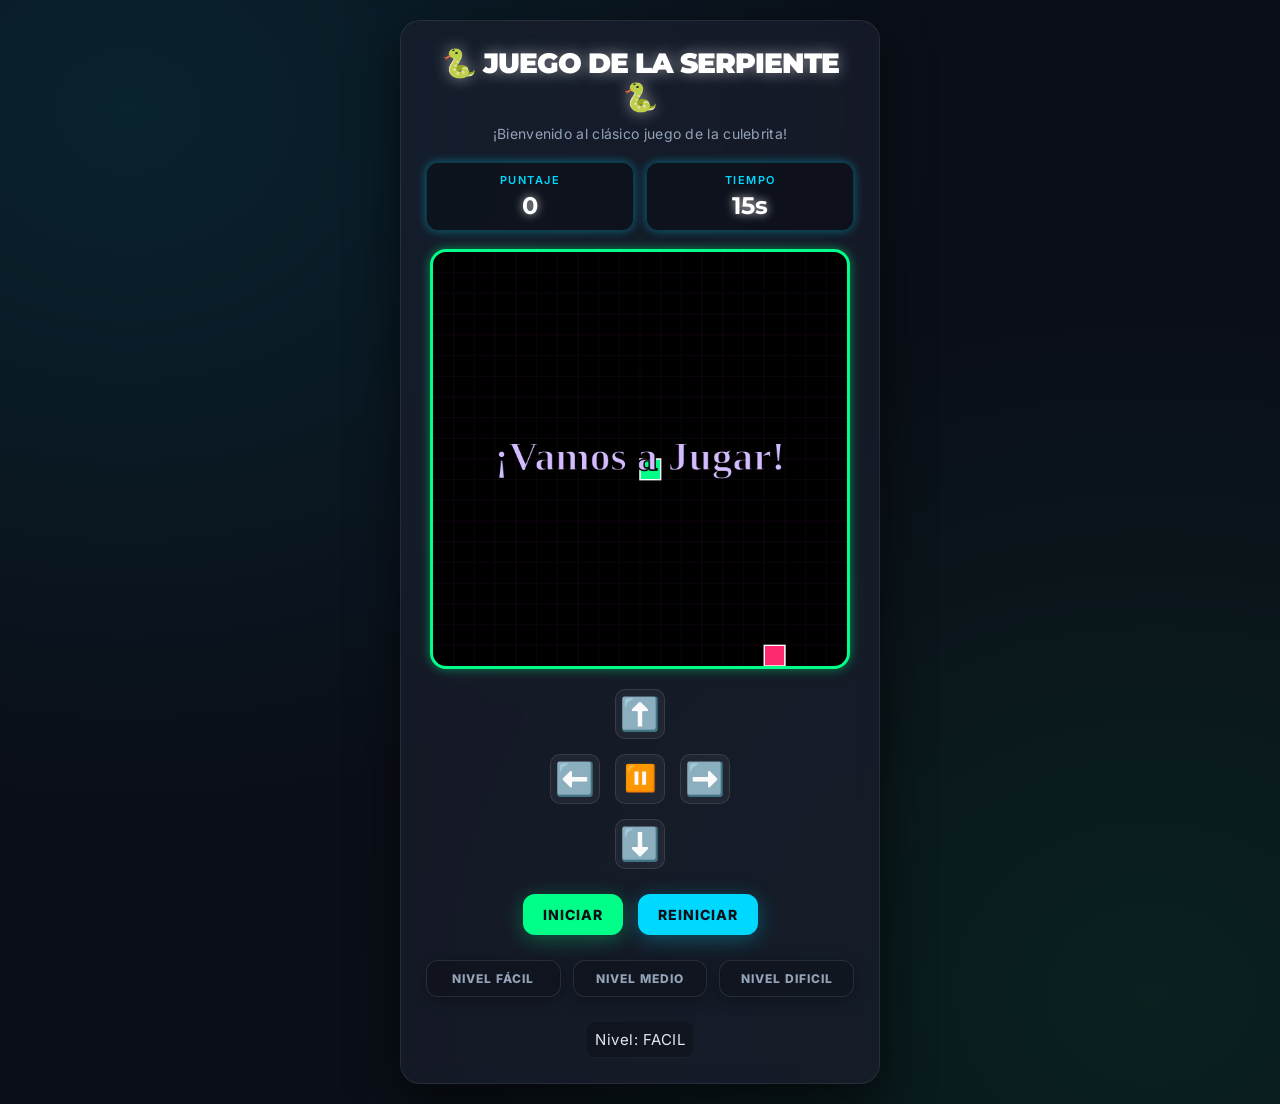
<file: index.html>
<!doctype html>
<html lang="es">
  <head>
    <meta charset="UTF-8" />
    <meta name="viewport" content="width=device-width, initial-scale=1.0" />
    <title>Juego de la Serpiente - Taller</title>
    <style>
      #loader {
        position: fixed;
        top: 0;
        left: 0;
        width: 100%;
        height: 100%;
        background: #222;
        color: white;
        display: flex;
        justify-content: center;
        align-items: center;
        font-size: 24px;
        z-index: 9999;
      }
      .contenedor-juego {
        display: none;
      }
    </style>
    <link rel="stylesheet" href="serpiente.css" />
  </head>

  <body>
    <div id="loader">Cargando audios... 0%</div>

    <main class="contenedor-juego">
      <h1>🐍 Juego de la Serpiente 🐍</h1>
      <p class="descripcion">¡Bienvenido al clásico juego de la culebrita!</p>

      <section class="panel-info">
        <div class="tarjeta-info">
          <span>Puntaje</span>
          <strong id="puntaje">0</strong>
        </div>
        <div class="tarjeta-info">
          <span>Tiempo</span> <strong id="estado">0s</strong>
        </div>
      </section>

      <canvas id="canvasJuego" width="600" height="600"></canvas>

      <section class="controles">
        <button id="arriba" onclick="cambiarDireccion('arriba')">⬆️</button>
        <button id="izquierda" onclick="cambiarDireccion('izquierda')">
          ⬅️
        </button>
        <button id="pausa">⏸️</button>
        <button id="derecha" onclick="cambiarDireccion('derecha')">➡️</button>
        <button id="abajo" onclick="cambiarDireccion('abajo')">⬇️</button>
      </section>

      <section class="acciones">
        <button id="btnIniciar">Iniciar</button>
        <button id="btnReiniciar">Reiniciar</button>
      </section>

      <section class="grupo-niveles">
        <button id="nivelFacil">Nivel Fácil</button>
        <button id="nivelMedio">Nivel Medio</button>
        <button id="nivelDificil">Nivel Dificil</button>
      </section>

      <p id="mensaje" class="mensaje animacion-suave">
        ¡Presiona iniciar para comenzar!
      </p>
    </main>

    <script src="js/utils.js"></script>
    <script src="js/audios.js"></script>
    <script src="js/config.js"></script>
    <script src="js/gameLogic.js"></script>
    <script src="js/serpiente.js"></script>
  </body>
</html>
</file>
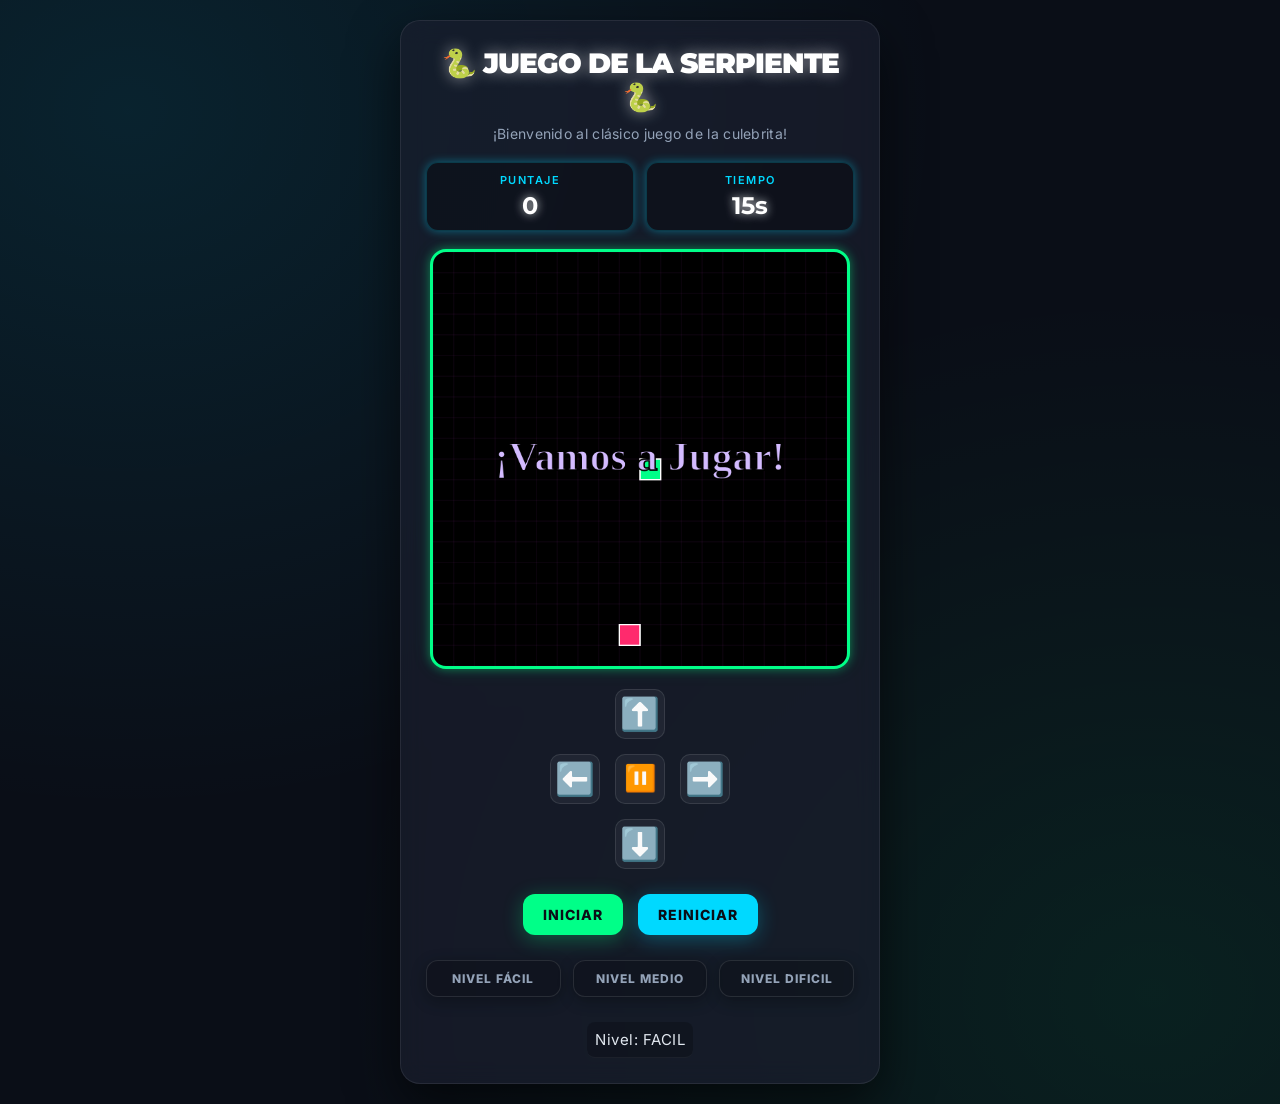
<file: serpiente.html>
<!doctype html>
<html lang="es">
  <head>
    <meta charset="UTF-8" />
    <meta name="viewport" content="width=device-width, initial-scale=1.0" />
    <title>Juego de la Serpiente - Taller</title>
    <style>
      #loader {
        position: fixed;
        top: 0;
        left: 0;
        width: 100%;
        height: 100%;
        background: #222;
        color: white;
        display: flex;
        justify-content: center;
        align-items: center;
        font-size: 24px;
        z-index: 9999;
      }
      .contenedor-juego {
        display: none;
      }
    </style>
    <link rel="stylesheet" href="serpiente.css" />
  </head>

  <body>
    <div id="loader">Cargando audios... 0%</div>

    <main class="contenedor-juego">
      <h1>🐍 Juego de la Serpiente 🐍</h1>
      <p class="descripcion">¡Bienvenido al clásico juego de la culebrita!</p>

      <section class="panel-info">
        <div class="tarjeta-info">
          <span>Puntaje</span>
          <strong id="puntaje">0</strong>
        </div>
        <div class="tarjeta-info">
          <span>Tiempo</span> <strong id="estado">0s</strong>
        </div>
      </section>

      <canvas id="canvasJuego" width="600" height="600"></canvas>

      <section class="controles">
        <button id="arriba" onclick="cambiarDireccion('arriba')">⬆️</button>
        <button id="izquierda" onclick="cambiarDireccion('izquierda')">
          ⬅️
        </button>
        <button id="pausa" onclick="pausarJuego()">⏸️</button>
        <button id="derecha" onclick="cambiarDireccion('derecha')">➡️</button>
        <button id="abajo" onclick="cambiarDireccion('abajo')">⬇️</button>
      </section>

      <section class="acciones">
        <button id="btnIniciar">Iniciar</button>
        <button id="btnReiniciar">Reiniciar</button>
      </section>

      <section class="grupo-niveles">
        <button id="nivelFacil">Nivel Fácil</button>
        <button id="nivelMedio">Nivel Medio</button>
        <button id="nivelDificil">Nivel Dificil</button>
      </section>

      <p id="mensaje" class="mensaje animacion-suave">
        ¡Presiona iniciar para comenzar!
      </p>
    </main>

    <script src="utils.js"></script>
    <script src="audios.js"></script>
    <script src="config.js"></script>
    <script src="gameLogic.js"></script>
    <script src="serpiente.js"></script>
  </body>
</html>
</file>
<file: serpiente.css>
@import url('https://fonts.googleapis.com/css2?family=Inter:wght@400;600;800&family=Montserrat:wght@700;900&display=swap');

:root {
    --color-fondo: #0a0e17;
    --color-panel: rgba(26, 31, 46, 0.7);
    --color-neon-principal: #00ff88;
    --color-neon-secundario: #00d9ff;
    --color-neon-comida: #ff2a6d;
    --color-texto: #e2e8f0;
    --color-texto-apagado: #94a3b8;
    --sombra-glow-neon: 0 0 10px rgba(0, 255, 136, 0.4), 0 0 20px rgba(0, 255, 136, 0.1);
    --sombra-glow-cian: 0 0 10px rgba(0, 217, 255, 0.4);
}

* {
    box-sizing: border-box;
    margin: 0;
    padding: 0;
}

body {
    min-height: 100dvh;
    background-color: var(--color-fondo);
    background-image: 
        radial-gradient(at 10% 10%, rgba(0, 217, 255, 0.1) 0px, transparent 50%),
        radial-gradient(at 90% 90%, rgba(0, 255, 136, 0.08) 0px, transparent 50%);
    color: var(--color-texto);
    font-family: 'Inter', sans-serif;
    display: flex;
    justify-content: center;
    align-items: center;
    padding: 20px;
}

.contenedor-juego {
    width: 100%;
    max-width: 480px;
    background: var(--color-panel);
    backdrop-filter: blur(12px);
    -webkit-backdrop-filter: blur(12px);
    border-radius: 20px;
    padding: 25px;
    border: 1px solid rgba(255, 255, 255, 0.08);
    box-shadow: 0 20px 50px rgba(0, 0, 0, 0.6);
    text-align: center;
    transition: transform 0.3s ease, box-shadow 0.3s ease;
}

.contenedor-juego h1 {
    font-family: 'Montserrat', sans-serif;
    font-weight: 900;
    font-size: 28px;
    letter-spacing: -1px;
    text-transform: uppercase;
    color: #fff;
    margin-bottom: 10px;
    text-shadow: 0 0 15px rgba(255, 255, 255, 0.5);
}

.descripcion {
    margin-bottom: 18px;
    color: var(--color-texto-apagado);
    font-size: 14px;
    font-weight: 400;
    line-height: 1.4;
    letter-spacing: 0.3px;
}

.panel-info {
    display: flex;
    justify-content: space-between;
    gap: 12px;
    margin-bottom: 18px;
}

.tarjeta-info {
    flex: 1;
    background: rgba(0, 0, 0, 0.3);
    padding: 10px;
    border-radius: 12px;
    border: 1px solid rgba(0, 217, 255, 0.2);
    box-shadow: var(--sombra-glow-cian);
    transition: border-color 0.3s ease;
}

.tarjeta-info span {
    display: block;
    font-size: 11px;
    font-weight: 600;
    text-transform: uppercase;
    letter-spacing: 1.5px;
    color: var(--color-neon-secundario);
    margin-bottom: 4px;
}

.tarjeta-info strong {
    font-family: 'Montserrat', sans-serif;
    font-size: 24px;
    font-weight: 700;
    color: #fff;
    text-shadow: 0 0 10px rgba(255, 255, 255, 0.8);
}

canvas {
    width: 100%;
    max-width: 420px;
    background-color: #000;
    border: 3px solid var(--color-neon-principal);
    border-radius: 16px;
    display: block;
    margin: 0 auto 20px auto;
    box-shadow: var(--sombra-glow-neon);
    transition: box-shadow 0.3s ease;
}

.controles {
    display: grid;
    grid-template-columns: repeat(3, 50px);
    grid-template-rows: repeat(3, 50px);
    gap: 15px;
    justify-content: center;
    margin-bottom: 15px;
}

.controles button {
    border: 1px solid rgba(255, 255, 255, 0.1);
    border-radius: 10px;
    background: rgba(255, 255, 255, 0.05);
    color: var(--color-texto);
    font-size: 32px;
    cursor: pointer;
    transition: all 0.2s ease;
    display: flex;
    justify-content: center;
    align-items: center;
}

.controles button:hover {
    background: rgba(255, 255, 255, 0.12);
    border-color: rgba(255, 255, 255, 0.3);
}

.controles button:active {
    transform: scale(0.95) translateY(1px);
    background: rgba(0, 255, 136, 0.1);
    border-color: var(--color-neon-principal);
    color: var(--color-neon-principal);
    box-shadow: 0 0 15px rgba(0, 255, 136, 0.3);
}

.controles #arriba { grid-column: 2; grid-row: 1; }
.controles #pausa { grid-column: 2; grid-row: 2; font-size: 26px; }
.controles #derecha { grid-column: 3; grid-row: 2; }
.controles #izquierda { grid-column: 1; grid-row: 2; }
.controles #abajo { grid-column: 2; grid-row: 3; }

.acciones {
    display: flex;
    justify-content: center;
    gap: 15px;
    margin: 25px 0;
}

.grupo-niveles {
    display: flex;
    justify-content: center;
    gap: 12px;
    width: 100%;
}

.acciones button,
.grupo-niveles button {
    border: none;
    border-radius: 12px;
    padding: 12px 20px;
    font-family: 'Inter', sans-serif;
    font-weight: 800;
    font-size: 14px;
    text-transform: uppercase;
    letter-spacing: 1px;
    cursor: pointer;
    transition: all 0.3s ease;
    box-shadow: 0 4px 15px rgba(0, 0, 0, 0.3);
}

#btnIniciar {
    background: var(--color-neon-principal);
    color: #0a0e17;
    box-shadow: 0 4px 20px rgba(0, 255, 136, 0.3);
}

#btnIniciar:hover {
    box-shadow: 0 6px 25px rgba(0, 255, 136, 0.5);
    transform: translateY(-2px);
}

#btnReiniciar {
    background: var(--color-neon-secundario);
    color: #0a0e17;
    box-shadow: 0 4px 20px rgba(0, 217, 255, 0.3);
}

#btnReiniciar:hover {
    box-shadow: 0 6px 25px rgba(0, 217, 255, 0.5);
    transform: translateY(-2px);
}

.grupo-niveles button {
    background: rgba(0, 0, 0, 0.2);
    color: var(--color-texto-apagado);
    border: 1px solid rgba(255, 255, 255, 0.1);
    font-size: 12px;
    padding: 10px 16px;
    flex: 1;
}

.grupo-niveles button:hover {
    background: rgba(0, 217, 255, 0.05);
    border-color: var(--color-neon-secundario);
    color: var(--color-neon-secundario);
    box-shadow: 0 0 15px rgba(0, 217, 255, 0.2);
}

.grupo-niveles button.seleccionado {
    background: rgba(0, 217, 255, 0.1);
    border-color: var(--color-neon-secundario);
    color: #fff;
    box-shadow: 0 0 20px rgba(0, 217, 255, 0.3);
}

.acciones button:active,
.grupo-niveles button:active {
    transform: translateY(1px) scale(0.98);
    box-shadow: 0 2px 10px rgba(0, 0, 0, 0.4);
}

.mensaje {
    margin-top: 25px;
    color: var(--color-texto);
    font-size: 15px;
    font-weight: 400;
    min-height: 22px;
    letter-spacing: 0.5px;
    background: rgba(0, 0, 0, 0.2);
    padding: 8px;
    border-radius: 8px;
    border-bottom: 1px solid rgba(255, 255, 255, 0.05);
}

.animacion-suave {
    display: inline-block;
    animation: pulsoFuturista 2s ease-in-out infinite;
}

@keyframes pulsoFuturista {
    0%, 100% {
        opacity: 0.7;
        transform: scale(1);
    }
    50% {
        opacity: 1;
        transform: scale(1.02);
        color: #fff;
    }
}

@media (max-width: 480px) {
    .contenedor-juego {
        padding: 18px;
        border-radius: 16px;
    }

    .contenedor-juego h1 {
        font-size: 24px;
    }

    .tarjeta-info strong {
        font-size: 20px;
    }

    canvas {
        max-width: 320px;
        border-width: 2px;
    }

    .controles {
        grid-template-columns: repeat(3, 44px);
        grid-template-rows: repeat(3, 44px);
        gap: 10px;
    }

    .controles button {
        font-size: 28px;
    }

    .acciones, .grupo-niveles {
        flex-direction: column;
        gap: 10px;
    }

    .grupo-niveles button {
        width: 100%;
    }
}
</file>
